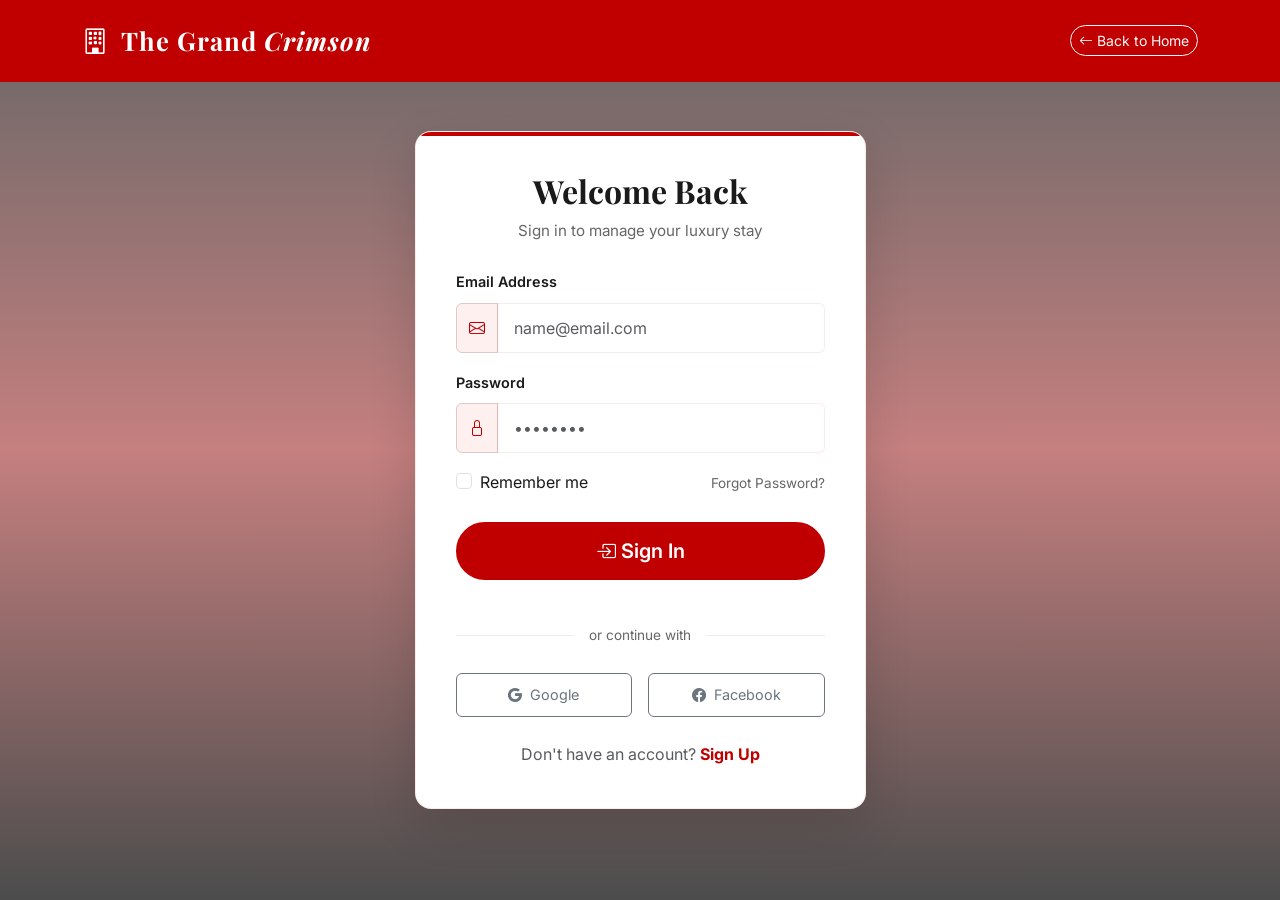
<file: login.html>
<!DOCTYPE html>
<html lang="en">

<head>
    <meta charset="UTF-8">
    <meta name="viewport" content="width=device-width, initial-scale=1.0">
    <title>Sign In — The Grand Crimson</title>
    <link href="https://cdn.jsdelivr.net/npm/bootstrap@5.3.3/dist/css/bootstrap.min.css" rel="stylesheet">
    <link href="https://cdn.jsdelivr.net/npm/bootstrap-icons@1.11.3/font/bootstrap-icons.min.css" rel="stylesheet">
    <link rel="preconnect" href="https://fonts.googleapis.com">
    <link rel="preconnect" href="https://fonts.gstatic.com" crossorigin>
    <link
        href="https://fonts.googleapis.com/css2?family=Playfair+Display:ital,wght@0,400..900;1,400..900&family=Inter:wght@300;400;500;600;700&display=swap"
        rel="stylesheet">
    <link rel="stylesheet" href="styles.css">
</head>

<body class="auth-page">

    <nav class="navbar navbar-expand-lg navbar-dark fixed-top">
        <div class="container">
            <a class="navbar-brand" href="index.html">
                <i class="bi bi-building"></i> The Grand <span>Crimson</span>
            </a>
            <a href="index.html" class="btn btn-outline-light btn-sm rounded-pill">
                <i class="bi bi-arrow-left"></i> Back to Home
            </a>
        </div>
    </nav>

    <div class="auth-wrapper">
        <div class="container">
            <div class="row justify-content-center">
                <div class="col-lg-5 col-md-8">
                    <div class="auth-card reveal">
                        <div class="auth-header text-center">
                            <h2 class="auth-title">Welcome Back</h2>
                            <p class="auth-subtitle">Sign in to manage your luxury stay</p>
                        </div>
                        <form id="loginForm" class="auth-form mt-4">
                            <div class="mb-3">
                                <label for="email" class="form-label">Email Address</label>
                                <div class="input-group">
                                    <span class="input-group-text"><i class="bi bi-envelope"></i></span>
                                    <input type="email" class="form-control" id="email" placeholder="name@email.com" required>
                                </div>
                            </div>
                            <div class="mb-3">
                                <label for="password" class="form-label">Password</label>
                                <div class="input-group">
                                    <span class="input-group-text"><i class="bi bi-lock"></i></span>
                                    <input type="password" class="form-control" id="password" placeholder="••••••••" required>
                                </div>
                            </div>
                            <div class="d-flex justify-content-between align-items-center mb-4">
                                <div class="form-check">
                                    <input class="form-check-input" type="checkbox" id="remember">
                                    <label class="form-check-label" for="remember">Remember me</label>
                                </div>
                                <a href="#" class="forgot-password">Forgot Password?</a>
                            </div>
                            <button type="submit" class="btn btn-crimson btn-lg w-100 mb-3">
                                <i class="bi bi-box-arrow-in-right"></i> Sign In
                            </button>
                            
                            <div class="auth-divider">
                                <span>or continue with</span>
                            </div>
                            
                            <div class="social-auth d-flex gap-3 mb-4">
                                <button type="button" class="btn btn-outline-secondary w-100">
                                    <i class="bi bi-google"></i> Google
                                </button>
                                <button type="button" class="btn btn-outline-secondary w-100">
                                    <i class="bi bi-facebook"></i> Facebook
                                </button>
                            </div>
                            
                            <p class="text-center mb-0 text-muted">
                                Don't have an account? <a href="signup.html" class="text-crimson fw-bold">Sign Up</a>
                            </p>
                        </form>
                    </div>
                </div>
            </div>
        </div>
    </div>

    <script src="https://cdn.jsdelivr.net/npm/bootstrap@5.3.3/dist/js/bootstrap.bundle.min.js"></script>
    <script src="script.js"></script>
</body>

</html>
</file>
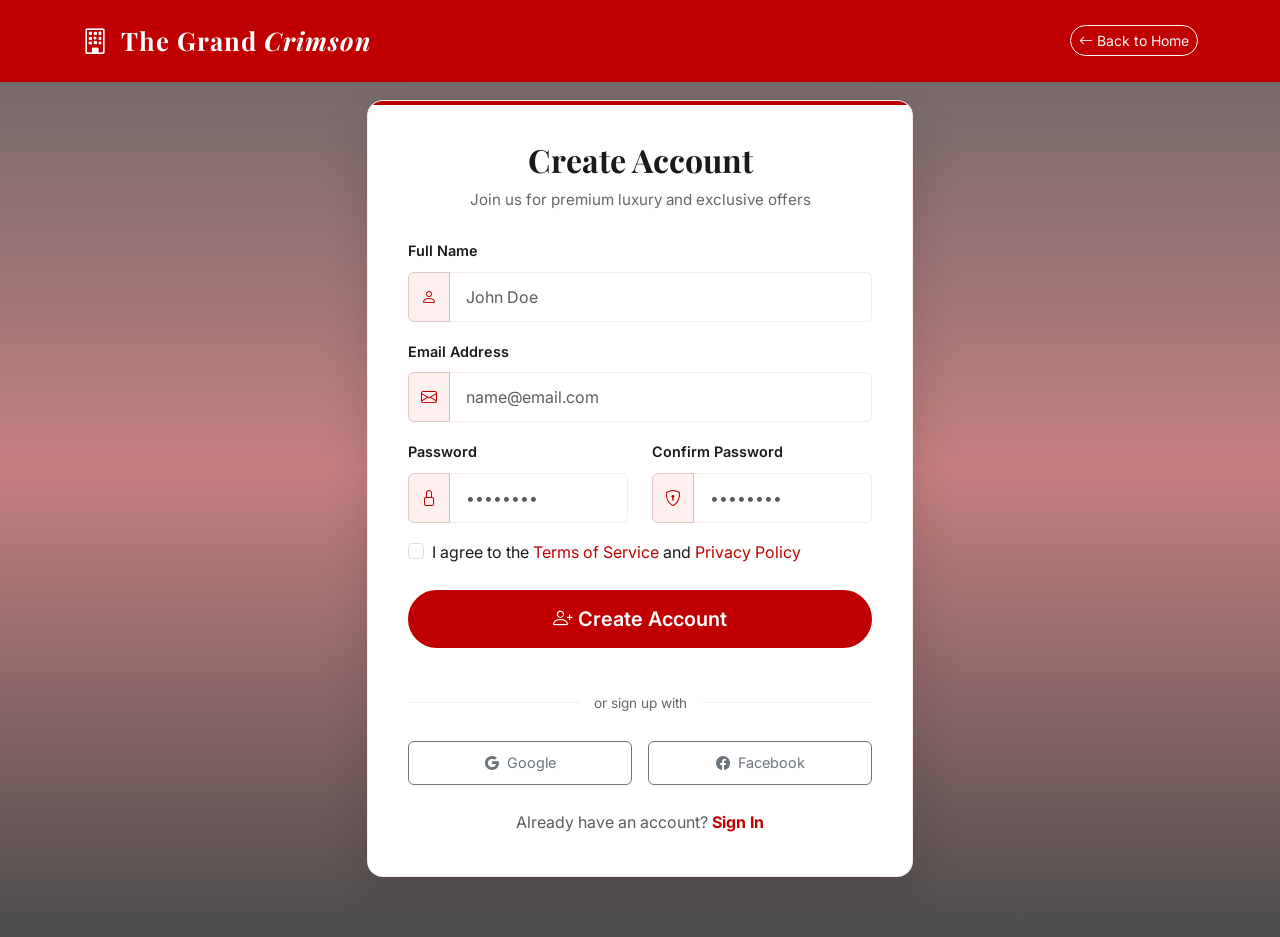
<file: signup.html>
<!DOCTYPE html>
<html lang="en">

<head>
    <meta charset="UTF-8">
    <meta name="viewport" content="width=device-width, initial-scale=1.0">
    <title>Sign Up — The Grand Crimson</title>
    <link href="https://cdn.jsdelivr.net/npm/bootstrap@5.3.3/dist/css/bootstrap.min.css" rel="stylesheet">
    <link href="https://cdn.jsdelivr.net/npm/bootstrap-icons@1.11.3/font/bootstrap-icons.min.css" rel="stylesheet">
    <link rel="preconnect" href="https://fonts.googleapis.com">
    <link rel="preconnect" href="https://fonts.gstatic.com" crossorigin>
    <link
        href="https://fonts.googleapis.com/css2?family=Playfair+Display:ital,wght@0,400..900;1,400..900&family=Inter:wght@300;400;500;600;700&display=swap"
        rel="stylesheet">
    <link rel="stylesheet" href="styles.css">
</head>

<body class="auth-page">

    <nav class="navbar navbar-expand-lg navbar-dark fixed-top">
        <div class="container">
            <a class="navbar-brand" href="index.html">
                <i class="bi bi-building"></i> The Grand <span>Crimson</span>
            </a>
            <a href="index.html" class="btn btn-outline-light btn-sm rounded-pill">
                <i class="bi bi-arrow-left"></i> Back to Home
            </a>
        </div>
    </nav>

    <div class="auth-wrapper">
        <div class="container">
            <div class="row justify-content-center">
                <div class="col-lg-6 col-md-10">
                    <div class="auth-card reveal">
                        <div class="auth-header text-center">
                            <h2 class="auth-title">Create Account</h2>
                            <p class="auth-subtitle">Join us for premium luxury and exclusive offers</p>
                        </div>
                        <form id="signupForm" class="auth-form mt-4">
                            <div class="row">
                                <div class="col-md-12 mb-3">
                                    <label for="fullName" class="form-label">Full Name</label>
                                    <div class="input-group">
                                        <span class="input-group-text"><i class="bi bi-person"></i></span>
                                        <input type="text" class="form-control" id="fullName" placeholder="John Doe" required>
                                    </div>
                                </div>
                                <div class="col-md-12 mb-3">
                                    <label for="regEmail" class="form-label">Email Address</label>
                                    <div class="input-group">
                                        <span class="input-group-text"><i class="bi bi-envelope"></i></span>
                                        <input type="email" class="form-control" id="regEmail" placeholder="name@email.com" required>
                                    </div>
                                </div>
                                <div class="col-md-6 mb-3">
                                    <label for="regPassword" class="form-label">Password</label>
                                    <div class="input-group">
                                        <span class="input-group-text"><i class="bi bi-lock"></i></span>
                                        <input type="password" class="form-control" id="regPassword" placeholder="••••••••" required>
                                    </div>
                                </div>
                                <div class="col-md-6 mb-3">
                                    <label for="confirmPassword" class="form-label">Confirm Password</label>
                                    <div class="input-group">
                                        <span class="input-group-text"><i class="bi bi-shield-lock"></i></span>
                                        <input type="password" class="form-control" id="confirmPassword" placeholder="••••••••" required>
                                    </div>
                                </div>
                            </div>
                            
                            <div class="form-check mb-4">
                                <input class="form-check-input" type="checkbox" id="terms" required>
                                <label class="form-check-label" for="terms">
                                    I agree to the <a href="#" class="text-crimson">Terms of Service</a> and <a href="#" class="text-crimson">Privacy Policy</a>
                                </label>
                            </div>
                            
                            <button type="submit" class="btn btn-crimson btn-lg w-100 mb-3">
                                <i class="bi bi-person-plus"></i> Create Account
                            </button>
                            
                            <div class="auth-divider">
                                <span>or sign up with</span>
                            </div>
                            
                            <div class="social-auth d-flex gap-3 mb-4">
                                <button type="button" class="btn btn-outline-secondary w-100">
                                    <i class="bi bi-google"></i> Google
                                </button>
                                <button type="button" class="btn btn-outline-secondary w-100">
                                    <i class="bi bi-facebook"></i> Facebook
                                </button>
                            </div>
                            
                            <p class="text-center mb-0 text-muted">
                                Already have an account? <a href="login.html" class="text-crimson fw-bold">Sign In</a>
                            </p>
                        </form>
                    </div>
                </div>
            </div>
        </div>
    </div>

    <script src="https://cdn.jsdelivr.net/npm/bootstrap@5.3.3/dist/js/bootstrap.bundle.min.js"></script>
    <script src="script.js"></script>
</body>

</html>
</file>
<file: styles.css>
:root {
    --crimson: #C00000;
    --crimson-dark: #9B0000;
    --crimson-light: #E10600;
    --crimson-glow: rgba(192, 0, 0, .15);
    --white: #FFFFFF;
    --off-white: #FFF8F8;
    --light-red-bg: #FFF0F0;
    --text-dark: #1A1A1A;
    --text-muted: #666666;
    --border-color: rgba(192, 0, 0, .08);
    --card-bg: #FFFFFF;
    --font-heading: 'Playfair Display', Georgia, serif;
    --font-body: 'Inter', system-ui, sans-serif;
    --shadow-sm: 0 2px 12px rgba(0, 0, 0, .06);
    --shadow-md: 0 8px 30px rgba(0, 0, 0, .10);
    --shadow-lg: 0 16px 48px rgba(0, 0, 0, .14);
    --radius: 16px;
    --radius-sm: 10px;
    --transition: .35s cubic-bezier(.4, 0, .2, 1);
}


*,
*::before,
*::after {
    box-sizing: border-box;
}

html {
    scroll-behavior: smooth;
    scroll-padding-top: 80px;
}

body {
    font-family: var(--font-body);
    color: var(--text-dark);
    background: var(--white);
    overflow-x: hidden;
    line-height: 1.7;
}

h1,
h2,
h3,
h4,
h5,
h6 {
    font-family: var(--font-heading);
    font-weight: 700;
}

img {
    max-width: 100%;
    height: auto;
}

a {
    text-decoration: none;
    transition: var(--transition);
}

::selection {
    background: var(--crimson);
    color: var(--white);
}


.section-padding {
    padding: 100px 0;
}

.bg-light-red {
    background-color: var(--light-red-bg);
}

.section-header {
    margin-bottom: 20px;
}

.section-subtitle {
    font-family: var(--font-body);
    font-size: .85rem;
    font-weight: 600;
    letter-spacing: 3px;
    text-transform: uppercase;
    color: var(--crimson);
    margin-bottom: 8px;
}

.section-title {
    font-size: 2.5rem;
    color: var(--text-dark);
    margin-bottom: 12px;
}

.section-divider {
    width: 60px;
    height: 4px;
    background: var(--crimson);
    margin: 0 auto 20px;
    border-radius: 2px;
}

.text-start .section-divider,
.ms-0 {
    margin-left: 0 !important;
}

.section-desc {
    max-width: 620px;
    margin: 0 auto;
    color: var(--text-muted);
}

.text-crimson {
    color: var(--crimson) !important;
}


.btn-crimson {
    background: var(--crimson);
    color: var(--white);
    border: 2px solid var(--crimson);
    border-radius: 50px;
    font-weight: 600;
    padding: 12px 32px;
    transition: var(--transition);
}

.btn-crimson:hover {
    background: var(--white);
    color: var(--crimson);
    border-color: var(--crimson);
}

.btn-crimson:active {
    transform: scale(.97);
}


.btn-outline-crimson {
    background: transparent;
    color: var(--crimson);
    border: 2px solid var(--crimson);
    border-radius: 50px;
    font-weight: 600;
    padding: 10px 28px;
    transition: var(--transition);
}

.btn-outline-crimson:hover {
    background: var(--crimson);
    color: var(--white);
}




.filter-container {
    background: var(--card-bg);
    padding: 24px;
    border-radius: var(--radius);
    box-shadow: var(--shadow-md);
    margin-bottom: 40px;
    border: 1px solid var(--border-color);
    transition: var(--transition);
}

.filter-row {
    display: flex;
    flex-wrap: wrap;
    gap: 15px;
    align-items: flex-end;
}

.filter-group {
    flex: 1;
    min-width: 200px;
}

.filter-group label {
    font-size: .85rem;
    font-weight: 600;
    margin-bottom: 6px;
    color: var(--text-dark);
    display: block;
}

.filter-group .form-control,
.filter-group .form-select {
    background-color: var(--white);
    color: var(--text-dark);
    border: 1px solid var(--border-color);
    border-radius: var(--radius-sm);
    padding: 10px 14px;
}

.filter-group .form-control:focus,
.filter-group .form-select:focus {
    border-color: var(--crimson);
    box-shadow: 0 0 0 3px var(--crimson-glow);
}


.faq-item {
    background: var(--card-bg);
    border: 1px solid var(--border-color);
    border-radius: var(--radius-sm);
    margin-bottom: 15px;
    overflow: hidden;
    transition: var(--transition);
}

.faq-question {
    padding: 20px 24px;
    width: 100%;
    text-align: left;
    background: none;
    border: none;
    display: flex;
    justify-content: space-between;
    align-items: center;
    font-weight: 600;
    color: var(--text-dark);
    font-family: var(--font-heading);
    font-size: 1.1rem;
    cursor: pointer;
}

.faq-question i {
    transition: var(--transition);
    color: var(--crimson);
}

.faq-question.active i {
    transform: rotate(180deg);
}

.faq-answer {
    padding: 0 24px;
    max-height: 0;
    overflow: hidden;
    transition: max-height 0.3s ease-out, padding 0.3s ease-out;
    color: var(--text-muted);
    font-size: .95rem;
}

.faq-answer.show {
    padding-bottom: 20px;
}


.gallery-grid {
    display: grid;
    grid-template-columns: repeat(auto-fill, minmax(300px, 1fr));
    gap: 20px;
}

.gallery-item {
    position: relative;
    border-radius: var(--radius);
    overflow: hidden;
    height: 250px;
    cursor: pointer;
    box-shadow: var(--shadow-sm);
}

.gallery-item img {
    width: 100%;
    height: 100%;
    object-fit: cover;
    transition: transform .6s ease;
}

.gallery-item:hover img {
    transform: scale(1.1);
}

.gallery-overlay {
    position: absolute;
    inset: 0;
    background: rgba(192, 0, 0, 0.7);
    display: flex;
    align-items: center;
    justify-content: center;
    opacity: 0;
    transition: var(--transition);
    color: var(--white);
    font-size: 1.5rem;
}

.gallery-item:hover .gallery-overlay {
    opacity: 1;
}


.lightbox-modal {
    background: rgba(0, 0, 0, 0.95);
}

.lightbox-img {
    max-width: 90vw;
    max-height: 80vh;
    object-fit: contain;
}


.navbar {
    background: var(--crimson) !important;
    padding: 14px 0;
    transition: var(--transition);
    box-shadow: none;
}

.navbar.scrolled {
    background: rgba(192, 0, 0, .97) !important;
    padding: 10px 0;
    box-shadow: 0 4px 20px rgba(0, 0, 0, .15);
    backdrop-filter: blur(8px);
}

.navbar-brand {
    font-family: var(--font-heading);
    font-size: 1.6rem;
    font-weight: 700;
    color: var(--white) !important;
    letter-spacing: 1px;
}

.navbar-brand span {
    font-style: italic;
}

.navbar-brand i {
    margin-right: 6px;
}

.nav-link {
    color: rgba(255, 255, 255, .85) !important;
    font-weight: 500;
    font-size: .95rem;
    padding: 8px 16px !important;
    border-radius: 50px;
    transition: var(--transition);
    letter-spacing: .5px;
}

.nav-link:hover,
.nav-link.active {
    color: var(--white) !important;
    background: rgba(255, 255, 255, .15);
}

.navbar-toggler {
    border-color: rgba(255, 255, 255, .4);
}

.navbar-toggler:focus {
    box-shadow: 0 0 0 3px rgba(255, 255, 255, .25);
}


.hero-section {
    position: relative;
    height: 100vh;
    min-height: 700px;
    display: flex;
    align-items: center;
    justify-content: center;
    background: url('https://images.unsplash.com/photo-1542314831-068cd1dbfeeb?w=1920&q=80') center/cover no-repeat;
    overflow: hidden;
}

.hero-overlay {
    position: absolute;
    inset: 0;
    background: linear-gradient(180deg,
            rgba(0, 0, 0, .55) 0%,
            rgba(140, 0, 0, .45) 50%,
            rgba(0, 0, 0, .65) 100%);
}

.hero-content {
    position: relative;
    z-index: 2;
    padding: 0 20px;
}

.hero-subtitle {
    font-family: var(--font-body);
    font-size: 1rem;
    letter-spacing: 6px;
    text-transform: uppercase;
    color: rgba(255, 255, 255, .8);
    margin-bottom: 10px;
}

.hero-title {
    font-size: clamp(2.8rem, 7vw, 5.5rem);
    color: var(--white);
    text-shadow: 0 4px 20px rgba(0, 0, 0, .3);
    margin-bottom: 20px;
    line-height: 1.15;
}

.hero-tagline {
    font-size: 1.15rem;
    color: rgba(255, 255, 255, .85);
    max-width: 600px;
    margin: 0 auto 35px;
    font-weight: 300;
}

.hero-buttons .btn {
    margin-bottom: 10px;
}

.hero-scroll-indicator {
    position: absolute;
    bottom: 40px;
    left: 50%;
    transform: translateX(-50%);
    z-index: 2;
}

.hero-scroll-indicator a {
    color: var(--white);
    font-size: 1.6rem;
    animation: bounceDown 2s infinite;
}

@keyframes bounceDown {

    0%,
    20%,
    50%,
    80%,
    100% {
        transform: translateY(0);
    }

    40% {
        transform: translateY(12px);
    }

    60% {
        transform: translateY(6px);
    }
}


.animate-fade-up {
    opacity: 0;
    transform: translateY(40px);
    animation: fadeUp .8s ease forwards;
}

.delay-1 {
    animation-delay: .2s;
}

.delay-2 {
    animation-delay: .4s;
}

.delay-3 {
    animation-delay: .6s;
}

.delay-4 {
    animation-delay: .9s;
}

@keyframes fadeUp {
    to {
        opacity: 1;
        transform: translateY(0);
    }
}


.room-card {
    background: var(--card-bg);
    border-radius: var(--radius);
    overflow: hidden;
    border: 1px solid var(--border-color);
    transition: var(--transition);
    height: 100%;
    display: flex;
    flex-direction: column;
}

.room-card:hover {
    transform: translateY(-8px);
    box-shadow: var(--shadow-lg);
    border-color: var(--crimson);
}

.room-card-img-wrapper {
    position: relative;
    overflow: hidden;
    height: 240px;
}

.room-card-img-wrapper img {
    width: 100%;
    height: 100%;
    object-fit: cover;
    transition: transform .6s ease;
}

.room-card:hover .room-card-img-wrapper img {
    transform: scale(1.08);
}

.room-card-badge {
    position: absolute;
    top: 16px;
    right: 16px;
    background: var(--crimson);
    color: var(--white);
    padding: 6px 16px;
    border-radius: 50px;
    font-size: .8rem;
    font-weight: 600;
}

.room-card-body {
    padding: 24px;
    flex-grow: 1;
    display: flex;
    flex-direction: column;
}

.room-card-body h5 {
    font-size: 1.3rem;
    margin-bottom: 4px;
}

.room-card-price {
    font-size: 1.4rem;
    font-weight: 700;
    color: var(--crimson);
    margin-bottom: 12px;
}

.room-card-price small {
    font-size: .8rem;
    font-weight: 400;
    color: var(--text-muted);
}

.room-card-amenities {
    display: flex;
    flex-wrap: wrap;
    gap: 8px;
    margin-bottom: 14px;
}

.room-card-amenities span {
    background: var(--light-red-bg);
    color: var(--crimson);
    padding: 4px 12px;
    border-radius: 50px;
    font-size: .78rem;
    font-weight: 500;
}

.room-card-desc {
    color: var(--text-muted);
    font-size: .9rem;
    margin-bottom: 20px;
    flex-grow: 1;
}

.room-card-actions {
    display: flex;
    gap: 10px;
    margin-top: auto;
}

.room-card-actions .btn {
    flex: 1;
    font-size: .85rem;
    padding: 10px;
}


#roomDetailModal .modal-content {
    border: none;
    border-radius: var(--radius);
    overflow: hidden;
    background: var(--card-bg);
}

#roomDetailModal .modal-header {
    background: var(--crimson);
    color: var(--white);
    border-bottom: none;
    padding: 18px 24px;
}

#roomDetailModal .modal-header .btn-close {
    filter: brightness(0) invert(1);
}

#roomDetailModal .modal-title {
    font-size: 1.3rem;
}

.modal-room-img {
    width: 100%;
    height: 300px;
    object-fit: cover;
    border-radius: var(--radius-sm);
    margin-bottom: 20px;
}

.modal-room-price {
    font-size: 1.8rem;
    font-weight: 700;
    color: var(--crimson);
}

.modal-room-amenities {
    display: flex;
    flex-wrap: wrap;
    gap: 10px;
    margin: 16px 0;
}

.modal-room-amenities span {
    background: var(--light-red-bg);
    color: var(--crimson);
    padding: 6px 16px;
    border-radius: 50px;
    font-size: .85rem;
    font-weight: 500;
}

.modal-room-features li {
    padding: 6px 0;
    font-size: .95rem;
    color: var(--text-muted);
    border-bottom: 1px solid #f0f0f0;
}

.modal-room-features li i {
    color: var(--crimson);
    margin-right: 8px;
}


.booking-form-card {
    background: var(--card-bg);
    border-radius: var(--radius);
    padding: 40px;
    box-shadow: var(--shadow-md);
    border: 1px solid var(--border-color);
}

.booking-form-card .form-label {
    font-weight: 600;
    font-size: .9rem;
    color: var(--text-dark);
}

.booking-form-card .input-group-text {
    background: var(--light-red-bg);
    border: 1px solid #e0c8c8;
    color: var(--crimson);
}

.booking-form-card .form-control,
.booking-form-card .form-select {
    border: 1px solid var(--border-color);
    background-color: var(--white);
    color: var(--text-dark);
    border-radius: 0 var(--radius-sm) var(--radius-sm) 0;
    padding: 12px 16px;
    transition: var(--transition);
}

.booking-form-card .form-control:focus,
.booking-form-card .form-select:focus {
    border-color: var(--crimson);
    box-shadow: 0 0 0 3px var(--crimson-glow);
}

.booking-form-card textarea.form-control {
    border-radius: var(--radius-sm);
}

.price-summary {
    background: var(--light-red-bg);
    border: 2px solid rgba(192, 0, 0, .15);
    border-radius: var(--radius-sm);
    padding: 20px 24px;
}

.invalid-feedback {
    font-size: .82rem;
}


.service-card {
    background: var(--card-bg);
    border-radius: var(--radius);
    padding: 40px 30px;
    border: 1px solid var(--border-color);
    transition: var(--transition);
    height: 100%;
}

.service-card:hover {
    transform: translateY(-6px);
    box-shadow: var(--shadow-md);
    border-color: var(--crimson);
}

.service-icon {
    width: 80px;
    height: 80px;
    border-radius: 50%;
    background: var(--light-red-bg);
    display: flex;
    align-items: center;
    justify-content: center;
    margin: 0 auto 20px;
    font-size: 2rem;
    color: var(--crimson);
    transition: var(--transition);
}

.service-card:hover .service-icon {
    background: var(--crimson);
    color: var(--white);
    transform: scale(1.1);
}

.service-card h5 {
    font-size: 1.15rem;
    margin-bottom: 10px;
    color: var(--text-dark);
}

.service-card p {
    color: var(--text-muted);
    font-size: .9rem;
    margin-bottom: 0;
}


.testimonial-card {
    background: var(--card-bg);
    border-radius: var(--radius);
    padding: 48px 40px;
    box-shadow: var(--shadow-sm);
    border: 1px solid var(--border-color);
    margin: 10px;
}

.testimonial-stars {
    margin-bottom: 20px;
}

.testimonial-stars i {
    color: var(--crimson);
    font-size: 1.2rem;
    margin: 0 2px;
}

.testimonial-text {
    font-size: 1.05rem;
    color: var(--text-muted);
    font-style: italic;
    line-height: 1.8;
    margin-bottom: 24px;
    max-width: 560px;
    margin-left: auto;
    margin-right: auto;
}

.testimonial-avatar {
    width: 64px;
    height: 64px;
    border-radius: 50%;
    object-fit: cover;
    border: 3px solid var(--crimson);
    margin-bottom: 10px;
}

.testimonial-author h6 {
    font-size: 1rem;
    color: var(--crimson);
    margin-bottom: 2px;
}

.testimonial-author small {
    color: var(--text-muted);
}


.carousel-control-prev-icon,
.carousel-control-next-icon {
    background-color: var(--crimson);
    border-radius: 50%;
    padding: 20px;
    background-size: 50%;
}

.testimonial-indicators button {
    width: 12px !important;
    height: 12px !important;
    border-radius: 50% !important;
    background-color: var(--crimson) !important;
    opacity: .3;
    border: none !important;
    margin: 0 4px !important;
}

.testimonial-indicators .active {
    opacity: 1 !important;
}

.testimonial-indicators {
    position: relative;
    bottom: -20px;
}


.about-image-grid {
    position: relative;
}

.about-img-main {
    width: 100%;
    border-radius: var(--radius);
    box-shadow: var(--shadow-md);
}

.about-img-accent {
    position: absolute;
    bottom: -30px;
    right: -20px;
    width: 200px;
    height: 160px;
    object-fit: cover;
    border-radius: var(--radius-sm);
    border: 5px solid var(--white);
    box-shadow: var(--shadow-md);
}

.about-experience-badge {
    position: absolute;
    top: -20px;
    left: -20px;
    background: var(--crimson);
    color: var(--white);
    padding: 24px;
    border-radius: var(--radius-sm);
    text-align: center;
    box-shadow: var(--shadow-md);
}

.badge-number {
    display: block;
    font-family: var(--font-heading);
    font-size: 2.5rem;
    font-weight: 700;
    line-height: 1;
}

.badge-text {
    display: block;
    font-size: .75rem;
    font-weight: 500;
    letter-spacing: 1px;
    text-transform: uppercase;
    margin-top: 4px;
}

.about-text {
    color: var(--text-muted);
    margin-bottom: 16px;
    font-size: .95rem;
}

.about-stats {
    display: flex;
    gap: 32px;
    margin-top: 28px;
    padding-top: 28px;
    border-top: 2px solid var(--light-red-bg);
}

.stat-number {
    font-family: var(--font-heading);
    font-size: 2rem;
    color: var(--crimson);
    margin-bottom: 0;
}

.stat-label {
    font-size: .85rem;
    color: var(--text-muted);
    margin-bottom: 0;
}


.contact-info-card {
    background: var(--card-bg);
    border-radius: var(--radius);
    padding: 36px;
    box-shadow: var(--shadow-sm);
    height: 100%;
    border: 1px solid var(--border-color);
}

.contact-info-card h5 {
    color: var(--crimson);
    font-size: 1.1rem;
    margin-bottom: 8px;
}

.contact-info-card h5 i {
    margin-right: 8px;
}

.contact-info-card p {
    color: var(--text-muted);
    font-size: .92rem;
}

.contact-info-card hr {
    border-color: rgba(192, 0, 0, .1);
}

.social-links {
    display: flex;
    gap: 14px;
    margin-top: 10px;
}

.social-links a {
    width: 44px;
    height: 44px;
    border-radius: 50%;
    background: var(--light-red-bg);
    color: var(--crimson);
    display: flex;
    align-items: center;
    justify-content: center;
    font-size: 1.2rem;
    transition: var(--transition);
}

.social-links a:hover {
    background: var(--crimson);
    color: var(--white);
    transform: translateY(-4px);
}

.contact-form-card {
    background: var(--card-bg);
    border-radius: var(--radius);
    padding: 36px;
    box-shadow: var(--shadow-sm);
    border: 1px solid var(--border-color);
}

.contact-form-card .form-control {
    border: 1px solid var(--border-color);
    background-color: var(--white);
    color: var(--text-dark);
    border-radius: var(--radius-sm);
    padding: 14px 18px;
    transition: var(--transition);
}

.contact-form-card .form-control:focus {
    border-color: var(--crimson);
    box-shadow: 0 0 0 3px var(--crimson-glow);
}

.map-container {
    border-radius: var(--radius);
    overflow: hidden;
    box-shadow: var(--shadow-sm);
}


.site-footer {
    background: var(--crimson);
    color: rgba(255, 255, 255, .85);
    padding: 60px 0 30px;
}

.site-footer h5,
.site-footer h6 {
    color: var(--white);
    margin-bottom: 16px;
}

.site-footer p {
    font-size: .9rem;
    line-height: 1.7;
}

.footer-links {
    list-style: none;
    padding: 0;
}

.footer-links li {
    margin-bottom: 8px;
}

.footer-links a {
    color: rgba(255, 255, 255, .7);
    font-size: .9rem;
    transition: var(--transition);
}

.footer-links a:hover {
    color: var(--white);
    padding-left: 6px;
}

.newsletter-form .form-control {
    border-radius: 50px 0 0 50px;
    border: 1px solid var(--border-color);
    background-color: var(--white);
    color: var(--text-dark);
    padding: 12px 18px;
}

.newsletter-form .btn {
    border-radius: 0 50px 50px 0;
    padding: 12px 20px;
    color: var(--crimson);
    font-weight: 600;
}

.footer-divider {
    border-color: rgba(255, 255, 255, .15);
    margin: 30px 0 20px;
}

.footer-bottom p {
    font-size: .85rem;
    margin: 0;
}

.footer-bottom .bi-heart-fill {
    color: var(--white);
    animation: heartBeat 1.5s infinite;
}

@keyframes heartBeat {

    0%,
    100% {
        transform: scale(1);
    }

    50% {
        transform: scale(1.15);
    }
}


.confirmation-modal {
    border: none;
    border-radius: var(--radius);
    overflow: hidden;
}

.confirm-icon {
    font-size: 4rem;
    color: var(--crimson);
    animation: popIn .5s ease;
}

@keyframes popIn {
    0% {
        transform: scale(0);
        opacity: 0;
    }

    60% {
        transform: scale(1.2);
    }

    100% {
        transform: scale(1);
        opacity: 1;
    }
}

.confirmation-modal h3 {
    font-size: 1.6rem;
}

.confirmation-modal p {
    color: var(--text-muted);
    font-size: .95rem;
}


.back-to-top {
    position: fixed;
    bottom: 30px;
    right: 30px;
    width: 50px;
    height: 50px;
    border-radius: 50%;
    background: var(--crimson);
    color: var(--white);
    border: none;
    font-size: 1.3rem;
    cursor: pointer;
    z-index: 1000;
    opacity: 0;
    visibility: hidden;
    transform: translateY(20px);
    transition: var(--transition);
    box-shadow: 0 4px 15px rgba(192, 0, 0, .35);
}

.back-to-top.visible {
    opacity: 1;
    visibility: visible;
    transform: translateY(0);
}

.back-to-top:hover {
    background: var(--crimson-dark);
    transform: translateY(-4px);
}


.reveal {
    opacity: 0;
    transform: translateY(30px);
    transition: opacity .7s ease, transform .7s ease;
}

.reveal.revealed {
    opacity: 1;
    transform: translateY(0);
}


@media (max-width: 991px) {
    .section-padding {
        padding: 70px 0;
    }

    .section-title {
        font-size: 2rem;
    }

    .hero-title {
        font-size: 2.6rem;
    }

    .about-img-accent {
        width: 150px;
        height: 120px;
        right: -10px;
        bottom: -20px;
    }

    .about-experience-badge {
        top: -10px;
        left: -10px;
        padding: 16px;
    }

    .badge-number {
        font-size: 1.8rem;
    }

    .about-stats {
        gap: 20px;
    }

    .booking-form-card {
        padding: 28px;
    }

    .navbar-collapse {
        background: var(--crimson);
        border-radius: 0 0 var(--radius) var(--radius);
        padding: 16px;
        margin-top: 10px;
    }
}

@media (max-width: 767px) {
    .section-padding {
        padding: 50px 0;
    }

    .section-title {
        font-size: 1.75rem;
    }

    .hero-section {
        min-height: 600px;
    }

    .hero-title {
        font-size: 2.2rem;
    }

    .hero-tagline {
        font-size: 1rem;
    }

    .about-stats {
        flex-direction: column;
        gap: 16px;
    }

    .stat-number {
        font-size: 1.6rem;
    }

    .about-img-accent {
        display: none;
    }

    .testimonial-card {
        padding: 30px 24px;
    }

    .booking-form-card {
        padding: 20px;
    }

    .contact-info-card,
    .contact-form-card {
        padding: 24px;
    }

    .room-card-actions {
        flex-direction: column;
    }
}

@media (max-width: 575px) {
    .hero-title {
        font-size: 1.8rem;
    }

    .hero-buttons .btn {
        display: block;
        width: 100%;
    }

}

/* Auth Pages Styling */
.auth-page {
    background: url('https://images.unsplash.com/photo-1542314831-068cd1dbfeeb?w=1920&q=80') center/cover no-repeat fixed;
    min-height: 100vh;
    display: flex;
    flex-direction: column;
}

.auth-wrapper {
    flex-grow: 1;
    display: flex;
    align-items: center;
    justify-content: center;
    padding: 100px 0 60px;
    background: linear-gradient(180deg, 
                rgba(0, 0, 0, 0.6) 0%, 
                rgba(140, 0, 0, 0.5) 50%, 
                rgba(0, 0, 0, 0.7) 100%);
    position: relative;
    z-index: 1;
}

.auth-card {
    background: var(--card-bg);
    border-radius: var(--radius);
    padding: 40px;
    box-shadow: var(--shadow-lg);
    border: 1px solid var(--border-color);
    position: relative;
    overflow: hidden;
}

.auth-card::before {
    content: '';
    position: absolute;
    top: 0;
    left: 0;
    width: 100%;
    height: 4px;
    background: var(--crimson);
}

.auth-title {
    font-size: 2rem;
    color: var(--text-dark);
    margin-bottom: 8px;
}

.auth-subtitle {
    color: var(--text-muted);
    font-size: .95rem;
    margin-bottom: 0;
}

.auth-form .form-label {
    font-weight: 600;
    font-size: .9rem;
}

.auth-form .input-group-text {
    background: var(--light-red-bg);
    border-color: #e0c8c8;
    color: var(--crimson);
}

.auth-form .form-control {
    padding: 12px 16px;
    border-color: var(--border-color);
}

.auth-form .form-control:focus {
    border-color: var(--crimson);
    box-shadow: 0 0 0 3px var(--crimson-glow);
}

.auth-divider {
    position: relative;
    text-align: center;
    margin: 25px 0;
}

.auth-divider::before {
    content: '';
    position: absolute;
    top: 50%;
    left: 0;
    width: 100%;
    height: 1px;
    background: #eee;
    z-index: 1;
}

.auth-divider span {
    position: relative;
    background: var(--card-bg);
    padding: 0 15px;
    color: var(--text-muted);
    font-size: .85rem;
    z-index: 2;
}

.forgot-password {
    font-size: .85rem;
    color: var(--text-muted);
}

.forgot-password:hover {
    color: var(--crimson);
}

.social-auth .btn {
    font-size: .9rem;
    padding: 10px;
    display: flex;
    align-items: center;
    justify-content: center;
    gap: 8px;
    transition: var(--transition);
}

.social-auth .btn:hover {
    background: #f8f8f8;
    border-color: #ddd;
}
</file>
